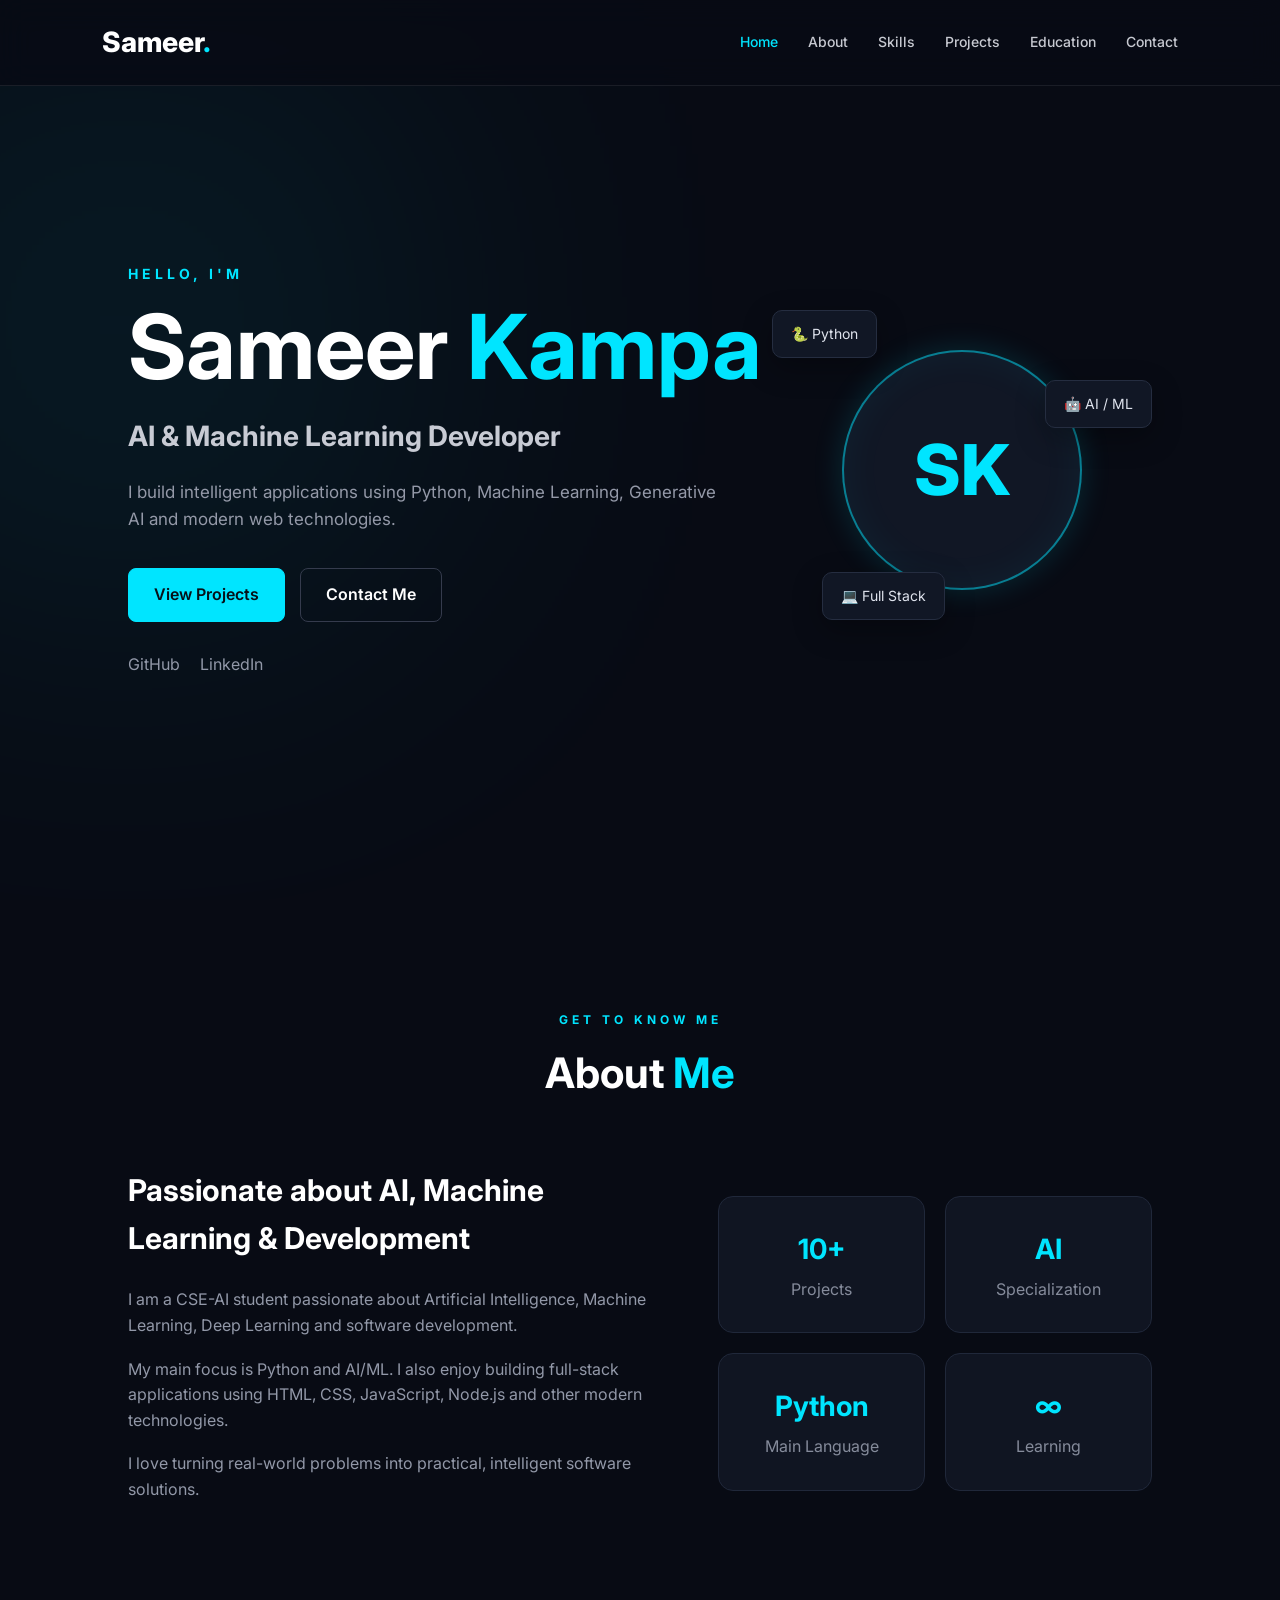
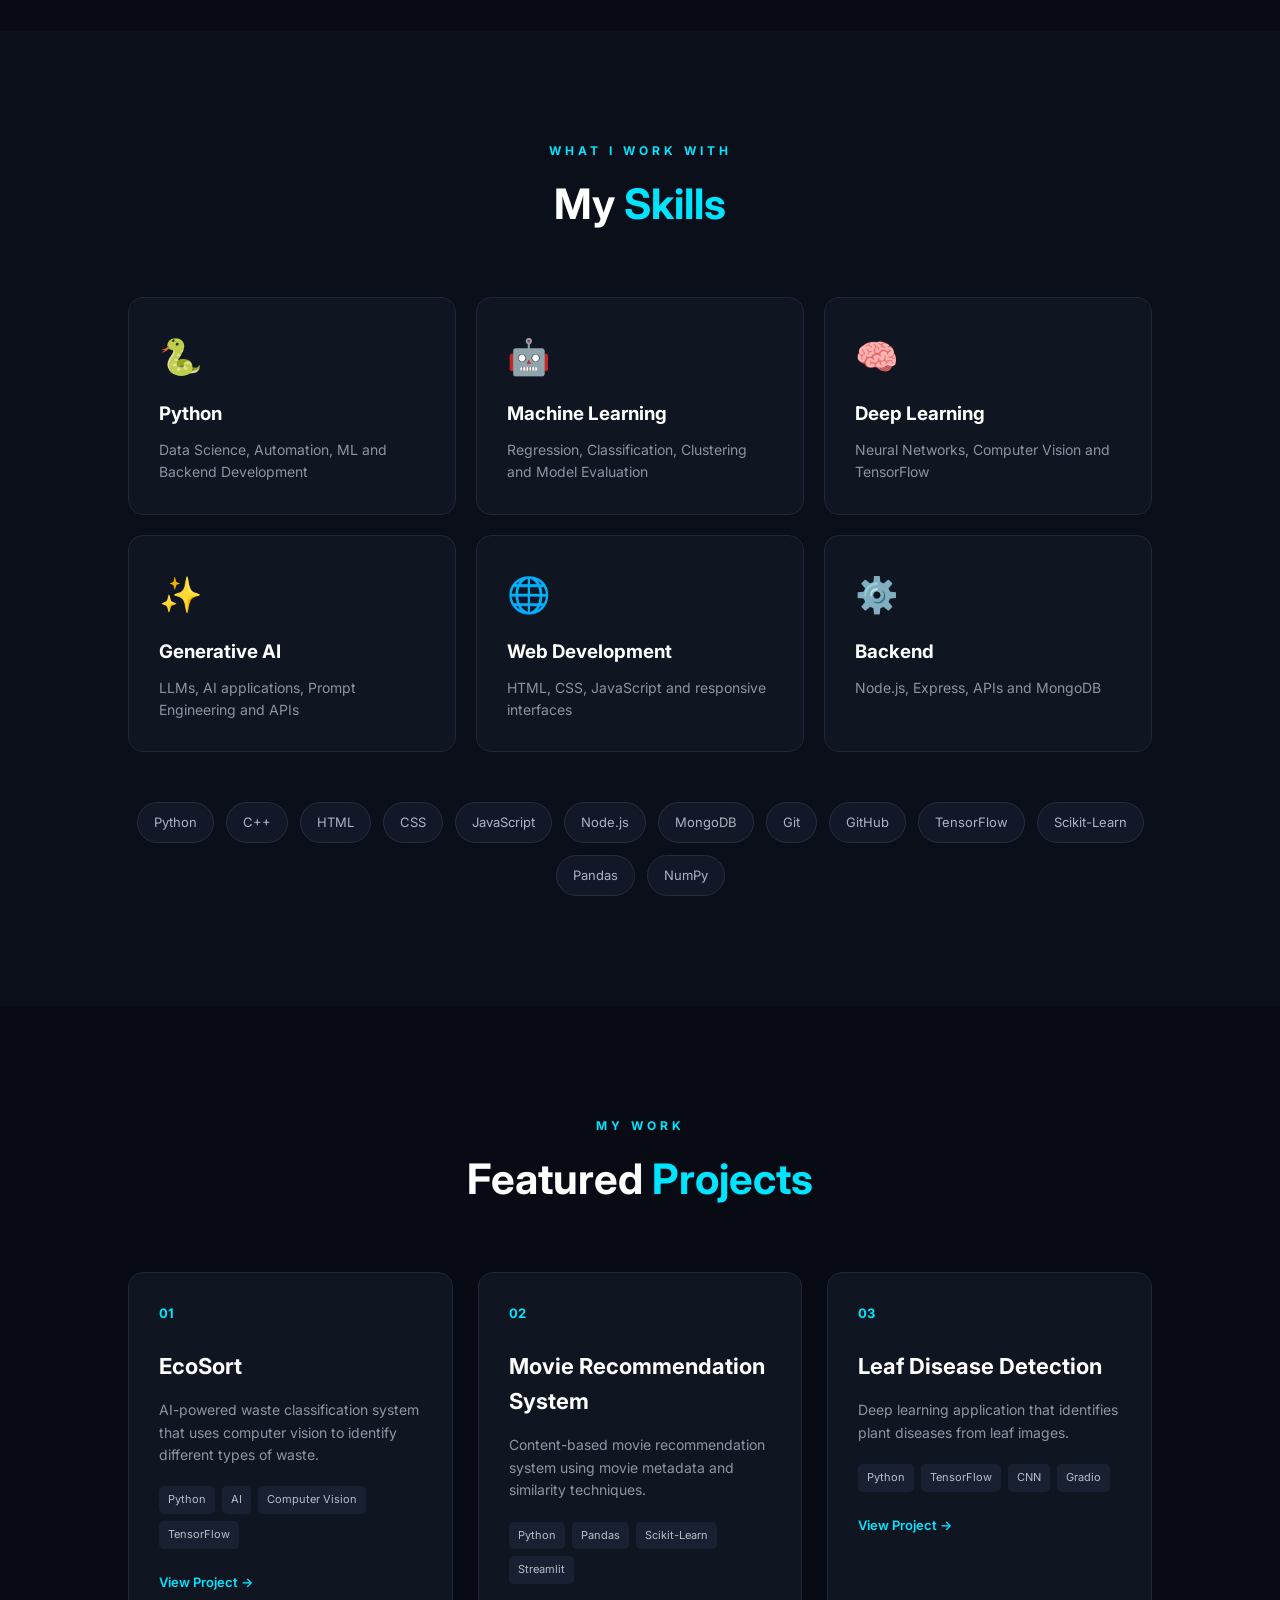
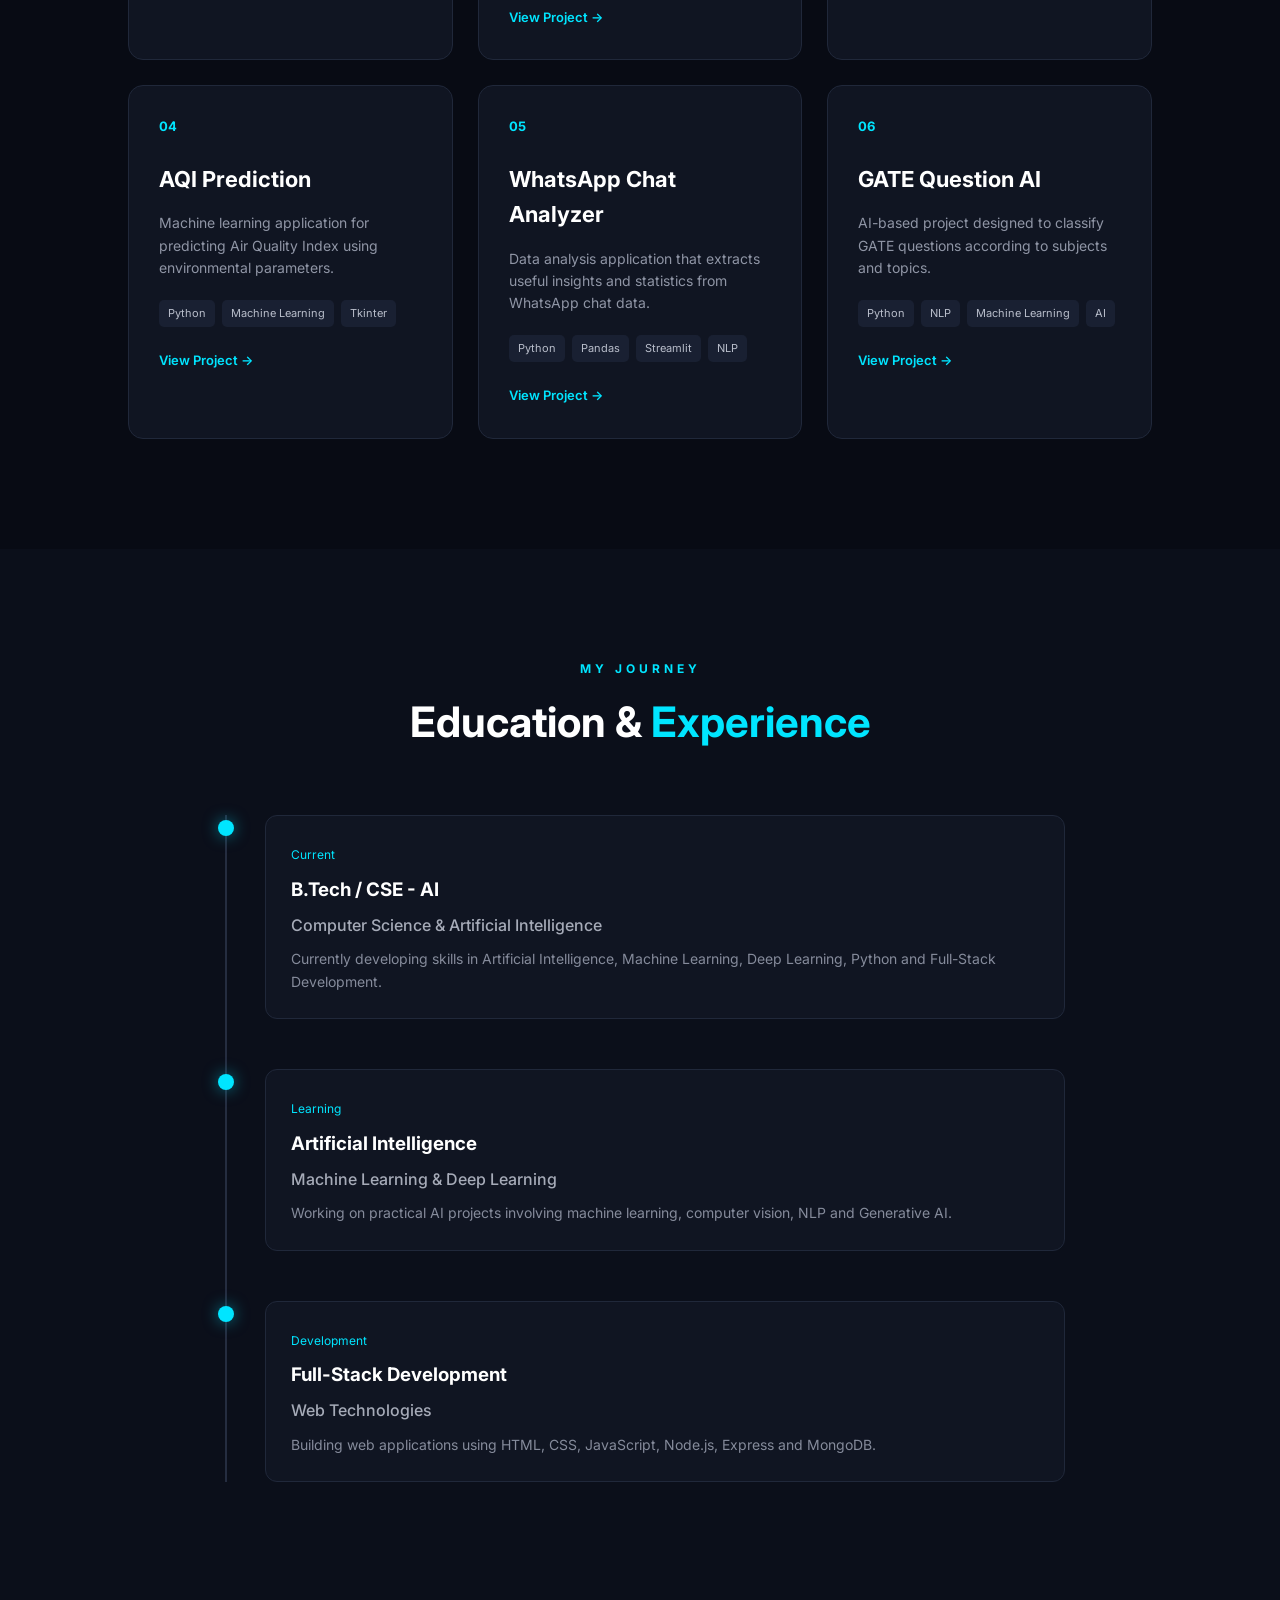
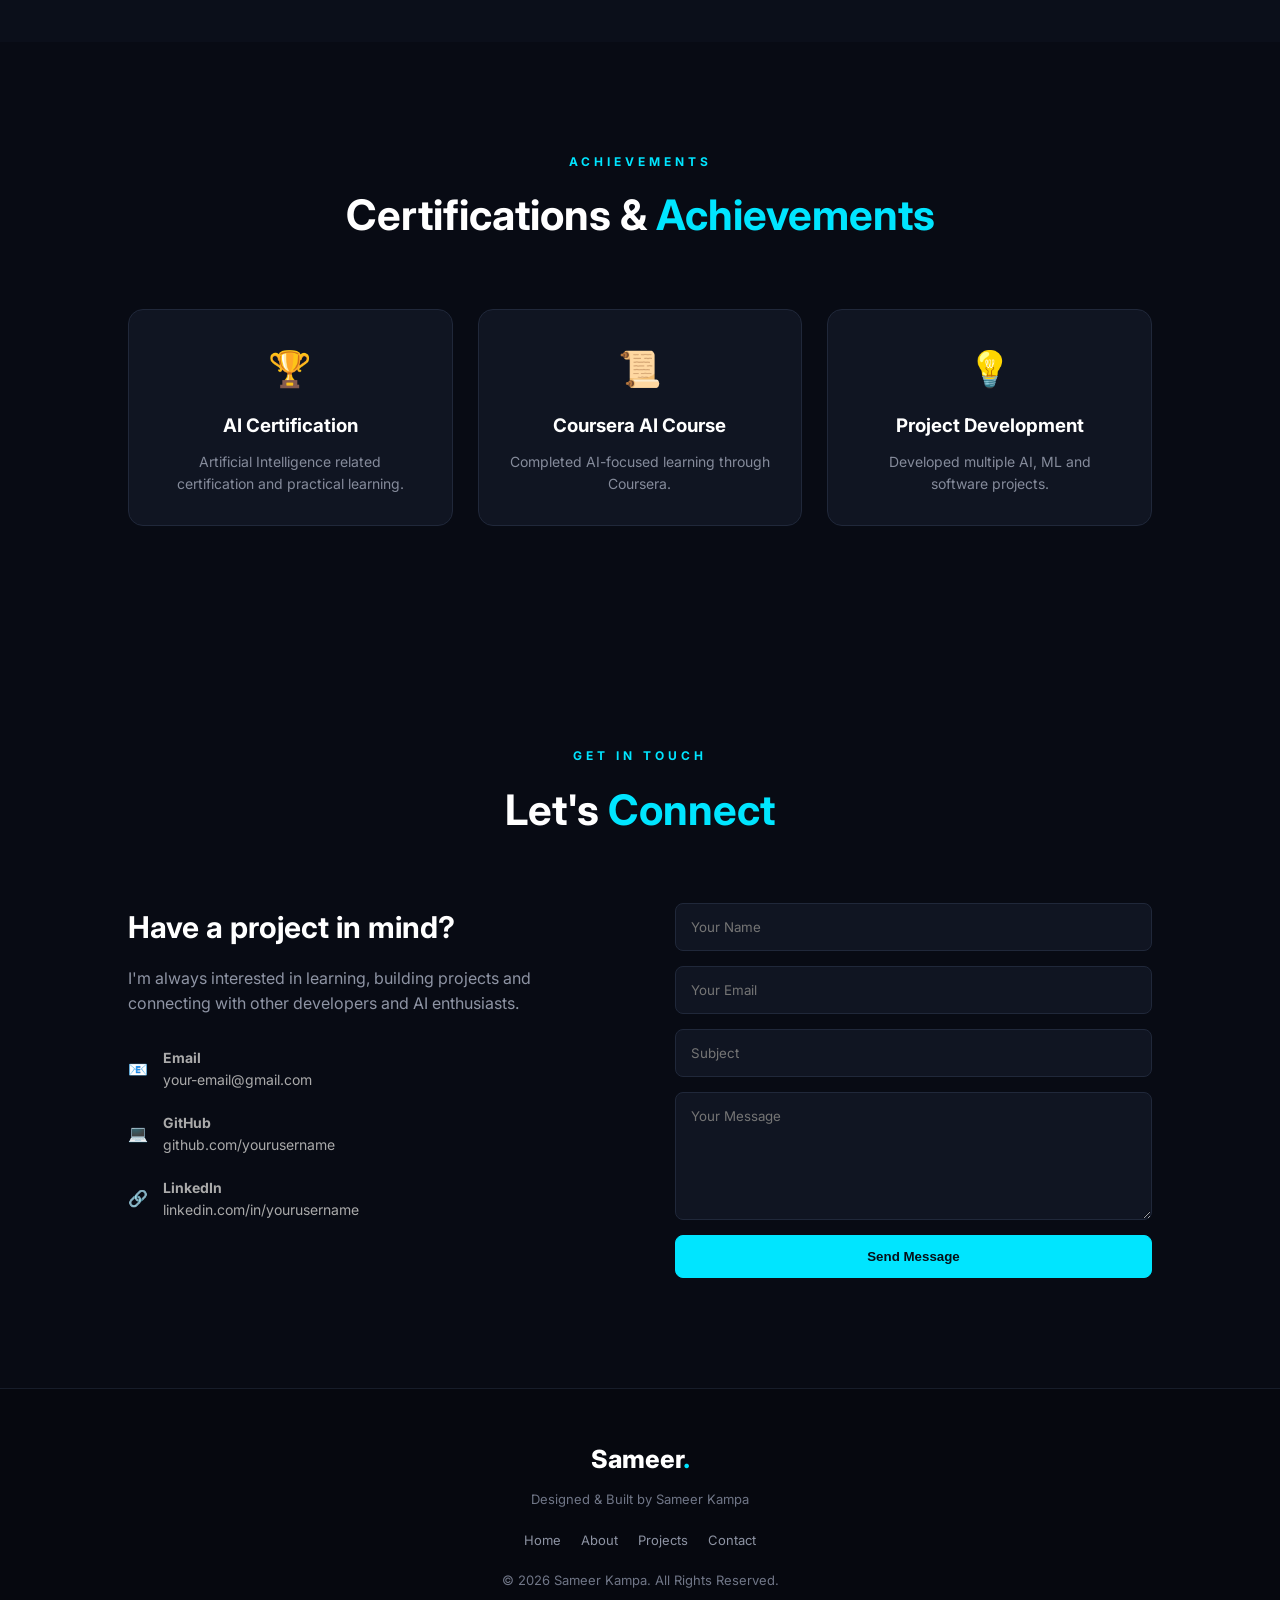
<file: index.html>
<!DOCTYPE html>
<html lang="en">
<head>
    <meta charset="UTF-8">
    <meta name="viewport" content="width=device-width, initial-scale=1.0">

    <title>Sameer Kampa | AI & ML Developer</title>

    <!-- Google Font -->
    <link rel="preconnect" href="https://fonts.googleapis.com">
    <link rel="preconnect" href="https://fonts.gstatic.com" crossorigin>

    <link href="https://fonts.googleapis.com/css2?family=Inter:wght@400;500;600;700;800&display=swap"
          rel="stylesheet">

    <!-- CSS -->
    <link rel="stylesheet" href="style.css">
</head>

<body>

<!-- ================= NAVBAR ================= -->

<header class="navbar">

    <div class="logo">
        Sameer<span>.</span>
    </div>

    <nav id="nav-menu">
        <a href="#home">Home</a>
        <a href="#about">About</a>
        <a href="#skills">Skills</a>
        <a href="#projects">Projects</a>
        <a href="#education">Education</a>
        <a href="#contact">Contact</a>
    </nav>

    <button class="menu-btn" id="menu-btn">
        ☰
    </button>

</header>


<!-- ================= HOME ================= -->

<section id="home" class="hero">

    <div class="hero-content">

        <p class="hello">HELLO, I'M</p>

        <h1>
            Sameer <span>Kampa</span>
        </h1>

        <h2>
            AI & Machine Learning Developer
        </h2>

        <p class="hero-text">
            I build intelligent applications using Python,
            Machine Learning, Generative AI and modern web technologies.
        </p>

        <div class="hero-buttons">

            <a href="#projects" class="btn primary-btn">
                View Projects
            </a>

            <a href="#contact" class="btn secondary-btn">
                Contact Me
            </a>

        </div>

        <div class="social-links">

            <a href="#" target="_blank">GitHub</a>

            <a href="#" target="_blank">LinkedIn</a>

        </div>

    </div>


    <div class="hero-card">

        <div class="profile-circle">
            SK
        </div>

        <div class="floating-card card-one">
            🐍 Python
        </div>

        <div class="floating-card card-two">
            🤖 AI / ML
        </div>

        <div class="floating-card card-three">
            💻 Full Stack
        </div>

    </div>

</section>


<!-- ================= ABOUT ================= -->

<section id="about" class="section">

    <div class="section-title">

        <p>GET TO KNOW ME</p>

        <h2>About <span>Me</span></h2>

    </div>

    <div class="about-container">

        <div class="about-text">

            <h3>
                Passionate about AI, Machine Learning & Development
            </h3>

            <p>
                I am a CSE-AI student passionate about Artificial Intelligence,
                Machine Learning, Deep Learning and software development.
            </p>

            <p>
                My main focus is Python and AI/ML. I also enjoy building
                full-stack applications using HTML, CSS, JavaScript,
                Node.js and other modern technologies.
            </p>

            <p>
                I love turning real-world problems into practical,
                intelligent software solutions.
            </p>

        </div>


        <div class="about-stats">

            <div class="stat-card">
                <h3>10+</h3>
                <p>Projects</p>
            </div>

            <div class="stat-card">
                <h3>AI</h3>
                <p>Specialization</p>
            </div>

            <div class="stat-card">
                <h3>Python</h3>
                <p>Main Language</p>
            </div>

            <div class="stat-card">
                <h3>∞</h3>
                <p>Learning</p>
            </div>

        </div>

    </div>

</section>


<!-- ================= SKILLS ================= -->

<section id="skills" class="section skills-section">

    <div class="section-title">

        <p>WHAT I WORK WITH</p>

        <h2>My <span>Skills</span></h2>

    </div>


    <div class="skills-container">

        <div class="skill-card">

            <div class="skill-icon">🐍</div>

            <h3>Python</h3>

            <p>
                Data Science, Automation, ML and Backend Development
            </p>

        </div>


        <div class="skill-card">

            <div class="skill-icon">🤖</div>

            <h3>Machine Learning</h3>

            <p>
                Regression, Classification, Clustering and Model Evaluation
            </p>

        </div>


        <div class="skill-card">

            <div class="skill-icon">🧠</div>

            <h3>Deep Learning</h3>

            <p>
                Neural Networks, Computer Vision and TensorFlow
            </p>

        </div>


        <div class="skill-card">

            <div class="skill-icon">✨</div>

            <h3>Generative AI</h3>

            <p>
                LLMs, AI applications, Prompt Engineering and APIs
            </p>

        </div>


        <div class="skill-card">

            <div class="skill-icon">🌐</div>

            <h3>Web Development</h3>

            <p>
                HTML, CSS, JavaScript and responsive interfaces
            </p>

        </div>


        <div class="skill-card">

            <div class="skill-icon">⚙️</div>

            <h3>Backend</h3>

            <p>
                Node.js, Express, APIs and MongoDB
            </p>

        </div>

    </div>


    <div class="technology-list">

        <span>Python</span>
        <span>C++</span>
        <span>HTML</span>
        <span>CSS</span>
        <span>JavaScript</span>
        <span>Node.js</span>
        <span>MongoDB</span>
        <span>Git</span>
        <span>GitHub</span>
        <span>TensorFlow</span>
        <span>Scikit-Learn</span>
        <span>Pandas</span>
        <span>NumPy</span>

    </div>

</section>


<!-- ================= PROJECTS ================= -->

<section id="projects" class="section">

    <div class="section-title">

        <p>MY WORK</p>

        <h2>Featured <span>Projects</span></h2>

    </div>


    <div class="projects-container">


        <!-- Project 1 -->

        <div class="project-card">

            <div class="project-number">
                01
            </div>

            <h3>EcoSort</h3>

            <p>
                AI-powered waste classification system that uses
                computer vision to identify different types of waste.
            </p>

            <div class="project-tech">
                <span>Python</span>
                <span>AI</span>
                <span>Computer Vision</span>
                <span>TensorFlow</span>
            </div>

            <a href="#" class="project-link">
                View Project →
            </a>

        </div>


        <!-- Project 2 -->

        <div class="project-card">

            <div class="project-number">
                02
            </div>

            <h3>Movie Recommendation System</h3>

            <p>
                Content-based movie recommendation system using
                movie metadata and similarity techniques.
            </p>

            <div class="project-tech">
                <span>Python</span>
                <span>Pandas</span>
                <span>Scikit-Learn</span>
                <span>Streamlit</span>
            </div>

            <a href="#" class="project-link">
                View Project →
            </a>

        </div>


        <!-- Project 3 -->

        <div class="project-card">

            <div class="project-number">
                03
            </div>

            <h3>Leaf Disease Detection</h3>

            <p>
                Deep learning application that identifies plant
                diseases from leaf images.
            </p>

            <div class="project-tech">
                <span>Python</span>
                <span>TensorFlow</span>
                <span>CNN</span>
                <span>Gradio</span>
            </div>

            <a href="#" class="project-link">
                View Project →
            </a>

        </div>


        <!-- Project 4 -->

        <div class="project-card">

            <div class="project-number">
                04
            </div>

            <h3>AQI Prediction</h3>

            <p>
                Machine learning application for predicting Air Quality
                Index using environmental parameters.
            </p>

            <div class="project-tech">
                <span>Python</span>
                <span>Machine Learning</span>
                <span>Tkinter</span>
            </div>

            <a href="#" class="project-link">
                View Project →
            </a>

        </div>


        <!-- Project 5 -->

        <div class="project-card">

            <div class="project-number">
                05
            </div>

            <h3>WhatsApp Chat Analyzer</h3>

            <p>
                Data analysis application that extracts useful insights
                and statistics from WhatsApp chat data.
            </p>

            <div class="project-tech">
                <span>Python</span>
                <span>Pandas</span>
                <span>Streamlit</span>
                <span>NLP</span>
            </div>

            <a href="#" class="project-link">
                View Project →
            </a>

        </div>


        <!-- Project 6 -->

        <div class="project-card">

            <div class="project-number">
                06
            </div>

            <h3>GATE Question AI</h3>

            <p>
                AI-based project designed to classify GATE questions
                according to subjects and topics.
            </p>

            <div class="project-tech">
                <span>Python</span>
                <span>NLP</span>
                <span>Machine Learning</span>
                <span>AI</span>
            </div>

            <a href="#" class="project-link">
                View Project →
            </a>

        </div>

    </div>

</section>


<!-- ================= EDUCATION ================= -->

<section id="education" class="section education-section">

    <div class="section-title">

        <p>MY JOURNEY</p>

        <h2>Education & <span>Experience</span></h2>

    </div>


    <div class="timeline">

        <div class="timeline-item">

            <div class="timeline-dot"></div>

            <div class="timeline-content">

                <span>Current</span>

                <h3>B.Tech / CSE - AI</h3>

                <h4>Computer Science & Artificial Intelligence</h4>

                <p>
                    Currently developing skills in Artificial Intelligence,
                    Machine Learning, Deep Learning, Python and Full-Stack
                    Development.
                </p>

            </div>

        </div>


        <div class="timeline-item">

            <div class="timeline-dot"></div>

            <div class="timeline-content">

                <span>Learning</span>

                <h3>Artificial Intelligence</h3>

                <h4>Machine Learning & Deep Learning</h4>

                <p>
                    Working on practical AI projects involving machine
                    learning, computer vision, NLP and Generative AI.
                </p>

            </div>

        </div>


        <div class="timeline-item">

            <div class="timeline-dot"></div>

            <div class="timeline-content">

                <span>Development</span>

                <h3>Full-Stack Development</h3>

                <h4>Web Technologies</h4>

                <p>
                    Building web applications using HTML, CSS,
                    JavaScript, Node.js, Express and MongoDB.
                </p>

            </div>

        </div>

    </div>

</section>


<!-- ================= CERTIFICATIONS ================= -->

<section class="section certifications">

    <div class="section-title">

        <p>ACHIEVEMENTS</p>

        <h2>Certifications & <span>Achievements</span></h2>

    </div>


    <div class="cert-container">

        <div class="cert-card">

            <div class="cert-icon">🏆</div>

            <h3>AI Certification</h3>

            <p>
                Artificial Intelligence related certification
                and practical learning.
            </p>

        </div>


        <div class="cert-card">

            <div class="cert-icon">📜</div>

            <h3>Coursera AI Course</h3>

            <p>
                Completed AI-focused learning through Coursera.
            </p>

        </div>


        <div class="cert-card">

            <div class="cert-icon">💡</div>

            <h3>Project Development</h3>

            <p>
                Developed multiple AI, ML and software projects.
            </p>

        </div>

    </div>

</section>


<!-- ================= CONTACT ================= -->

<section id="contact" class="section contact-section">

    <div class="section-title">

        <p>GET IN TOUCH</p>

        <h2>Let's <span>Connect</span></h2>

    </div>


    <div class="contact-container">

        <div class="contact-info">

            <h3>Have a project in mind?</h3>

            <p>
                I'm always interested in learning, building projects
                and connecting with other developers and AI enthusiasts.
            </p>

            <div class="contact-item">
                📧
                <span>
                    <strong>Email</strong>
                    <br>
                    your-email@gmail.com
                </span>
            </div>

            <div class="contact-item">
                💻
                <span>
                    <strong>GitHub</strong>
                    <br>
                    github.com/yourusername
                </span>
            </div>

            <div class="contact-item">
                🔗
                <span>
                    <strong>LinkedIn</strong>
                    <br>
                    linkedin.com/in/yourusername
                </span>
            </div>

        </div>


        <form class="contact-form" id="contact-form">

            <input
                    type="text"
                    placeholder="Your Name"
                    required
            >

            <input
                    type="email"
                    placeholder="Your Email"
                    required
            >

            <input
                    type="text"
                    placeholder="Subject"
                    required
            >

            <textarea
                    placeholder="Your Message"
                    rows="6"
                    required
            ></textarea>

            <button type="submit" class="btn primary-btn">
                Send Message
            </button>

        </form>

    </div>

</section>


<!-- ================= FOOTER ================= -->

<footer>

    <div class="footer-logo">
        Sameer<span>.</span>
    </div>

    <p>
        Designed & Built by Sameer Kampa
    </p>

    <div class="footer-links">

        <a href="#home">Home</a>
        <a href="#about">About</a>
        <a href="#projects">Projects</a>
        <a href="#contact">Contact</a>

    </div>

    <p class="copyright">
        © 2026 Sameer Kampa. All Rights Reserved.
    </p>

</footer>


<!-- JavaScript -->
<script src="prot.js"></script>

</body>

</html>
</file>
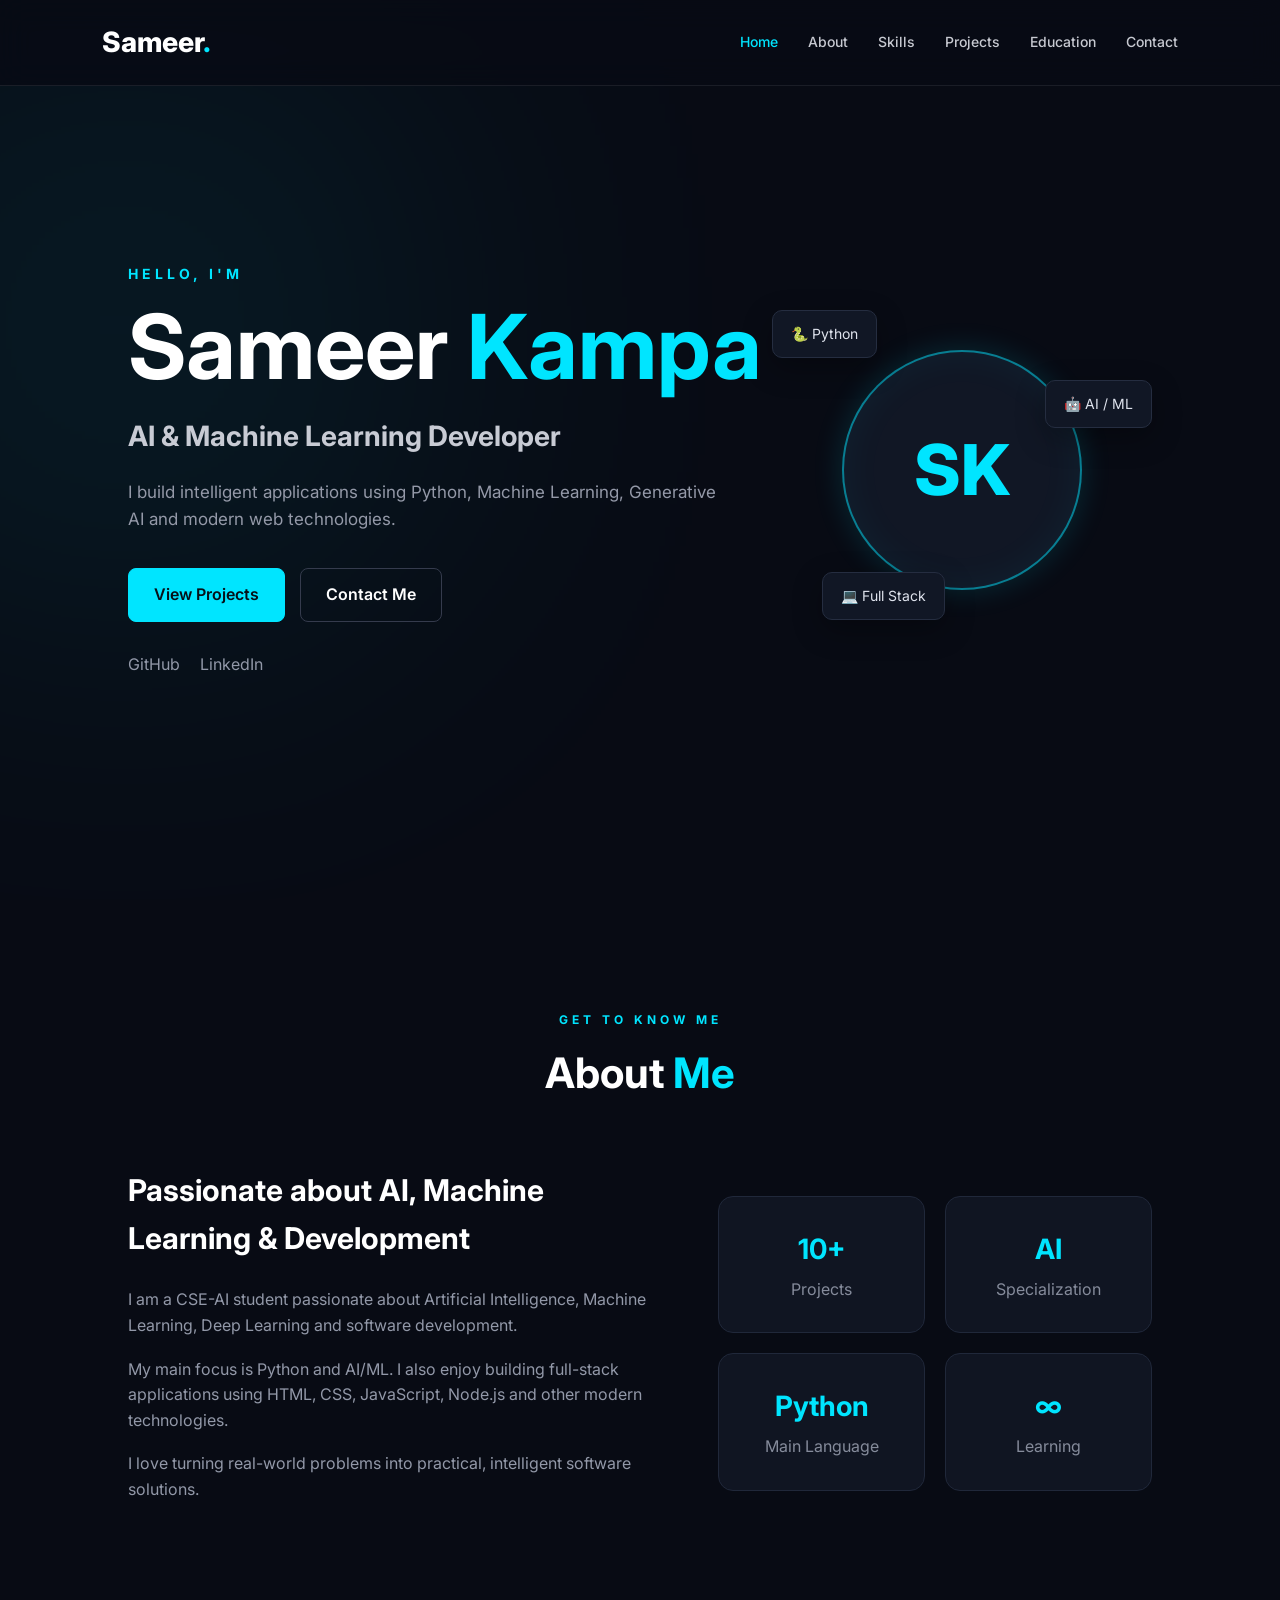
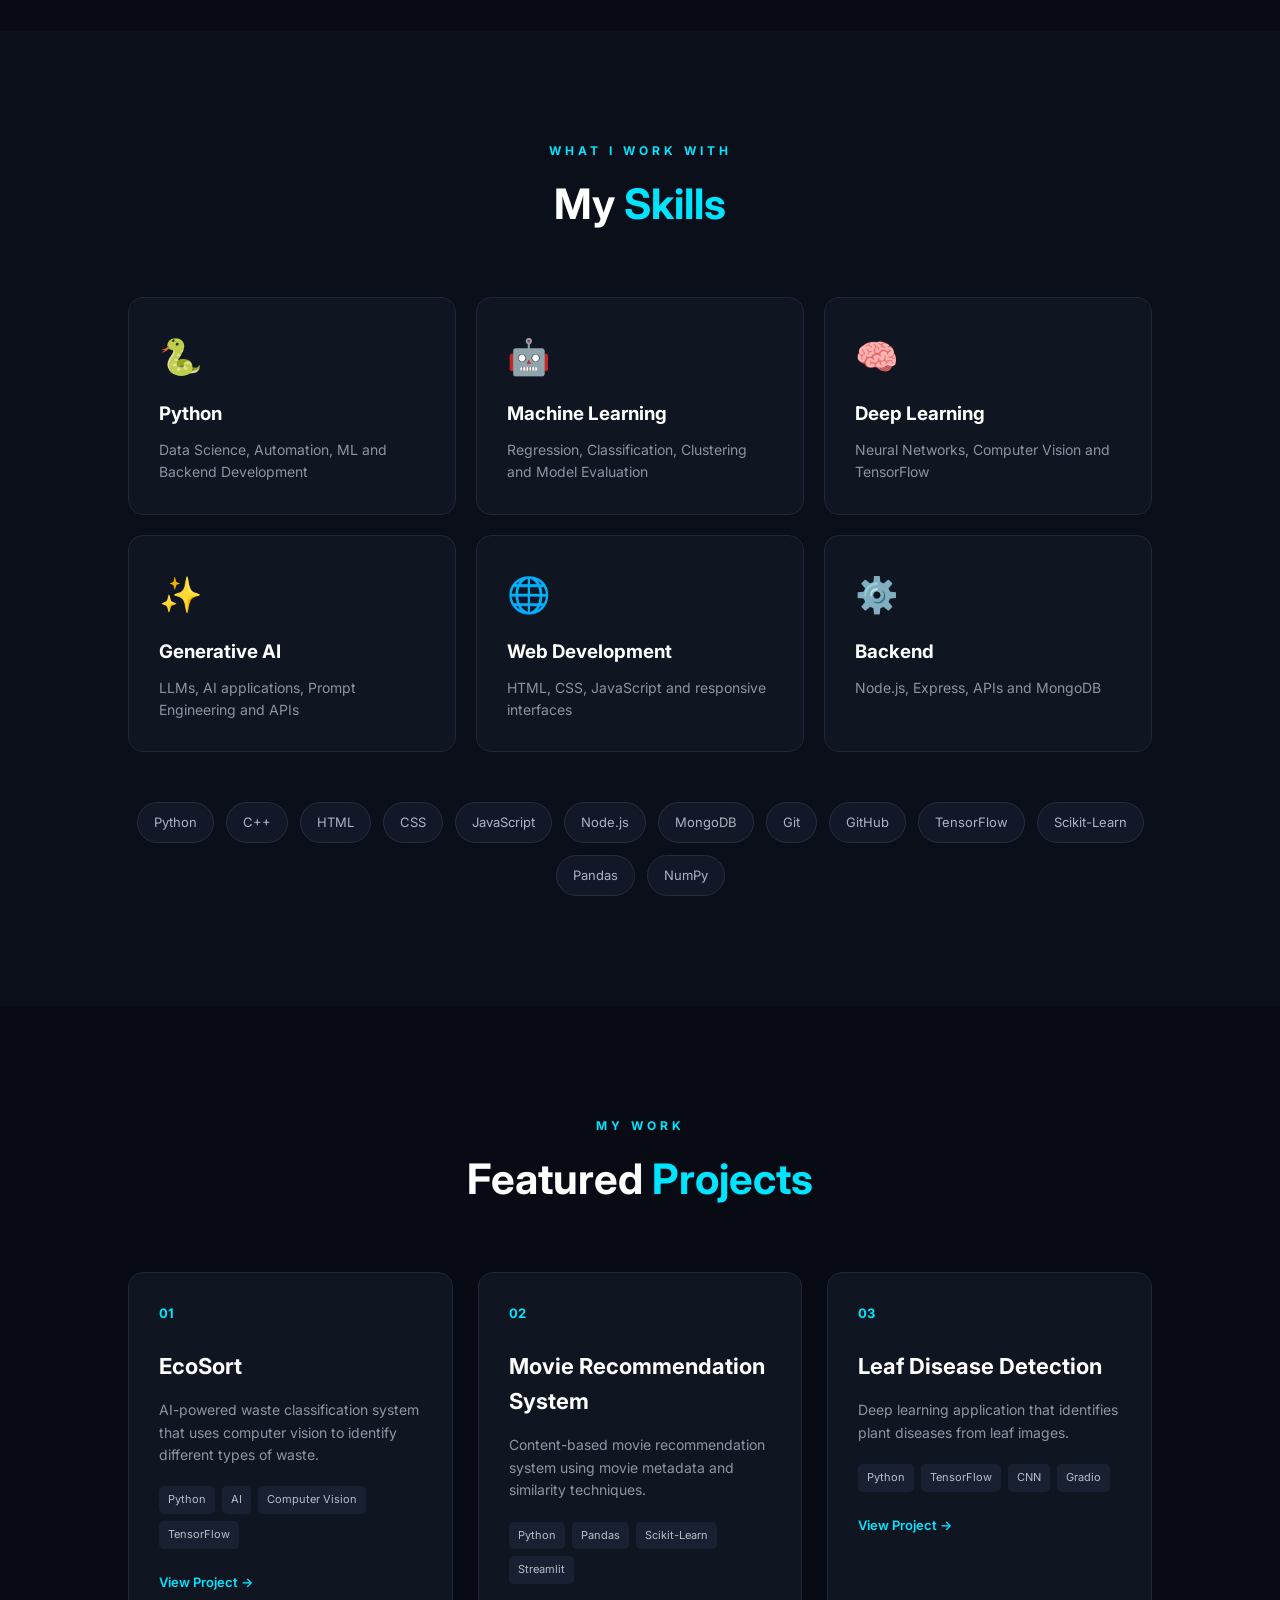
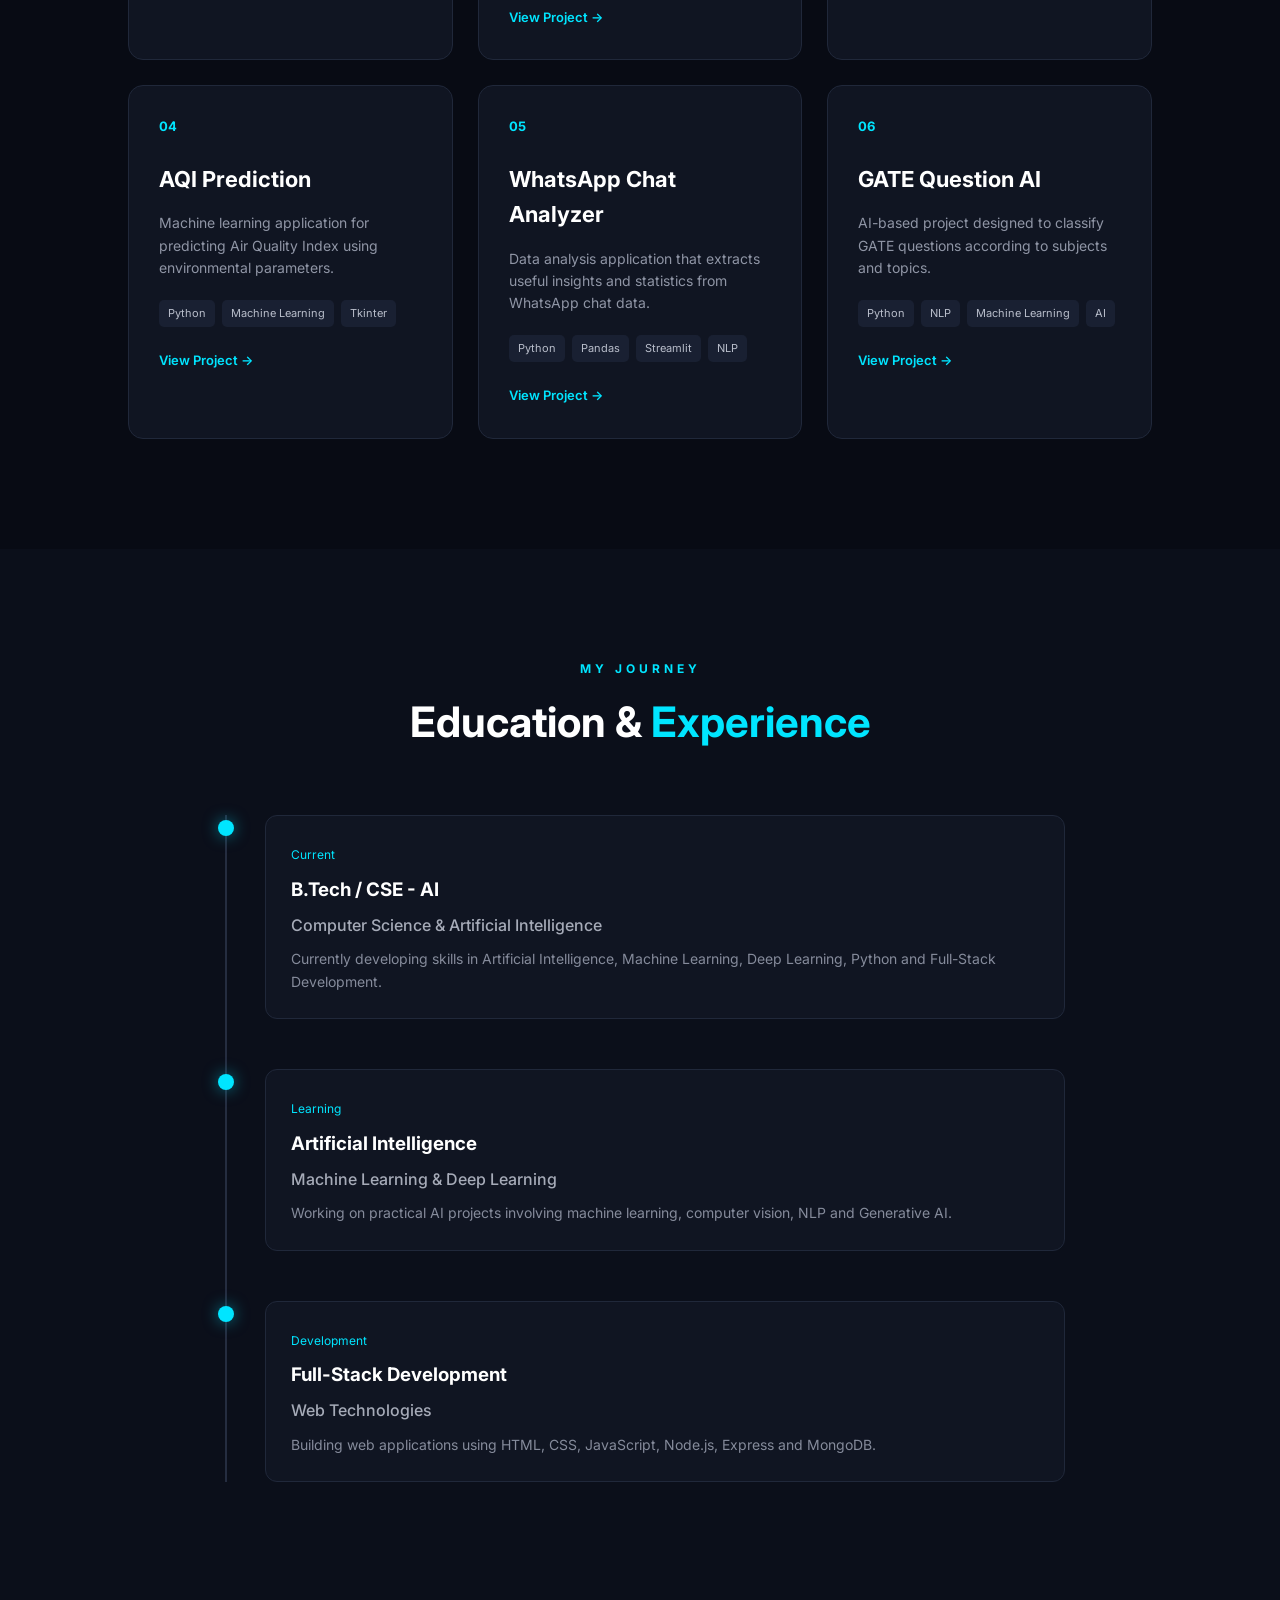
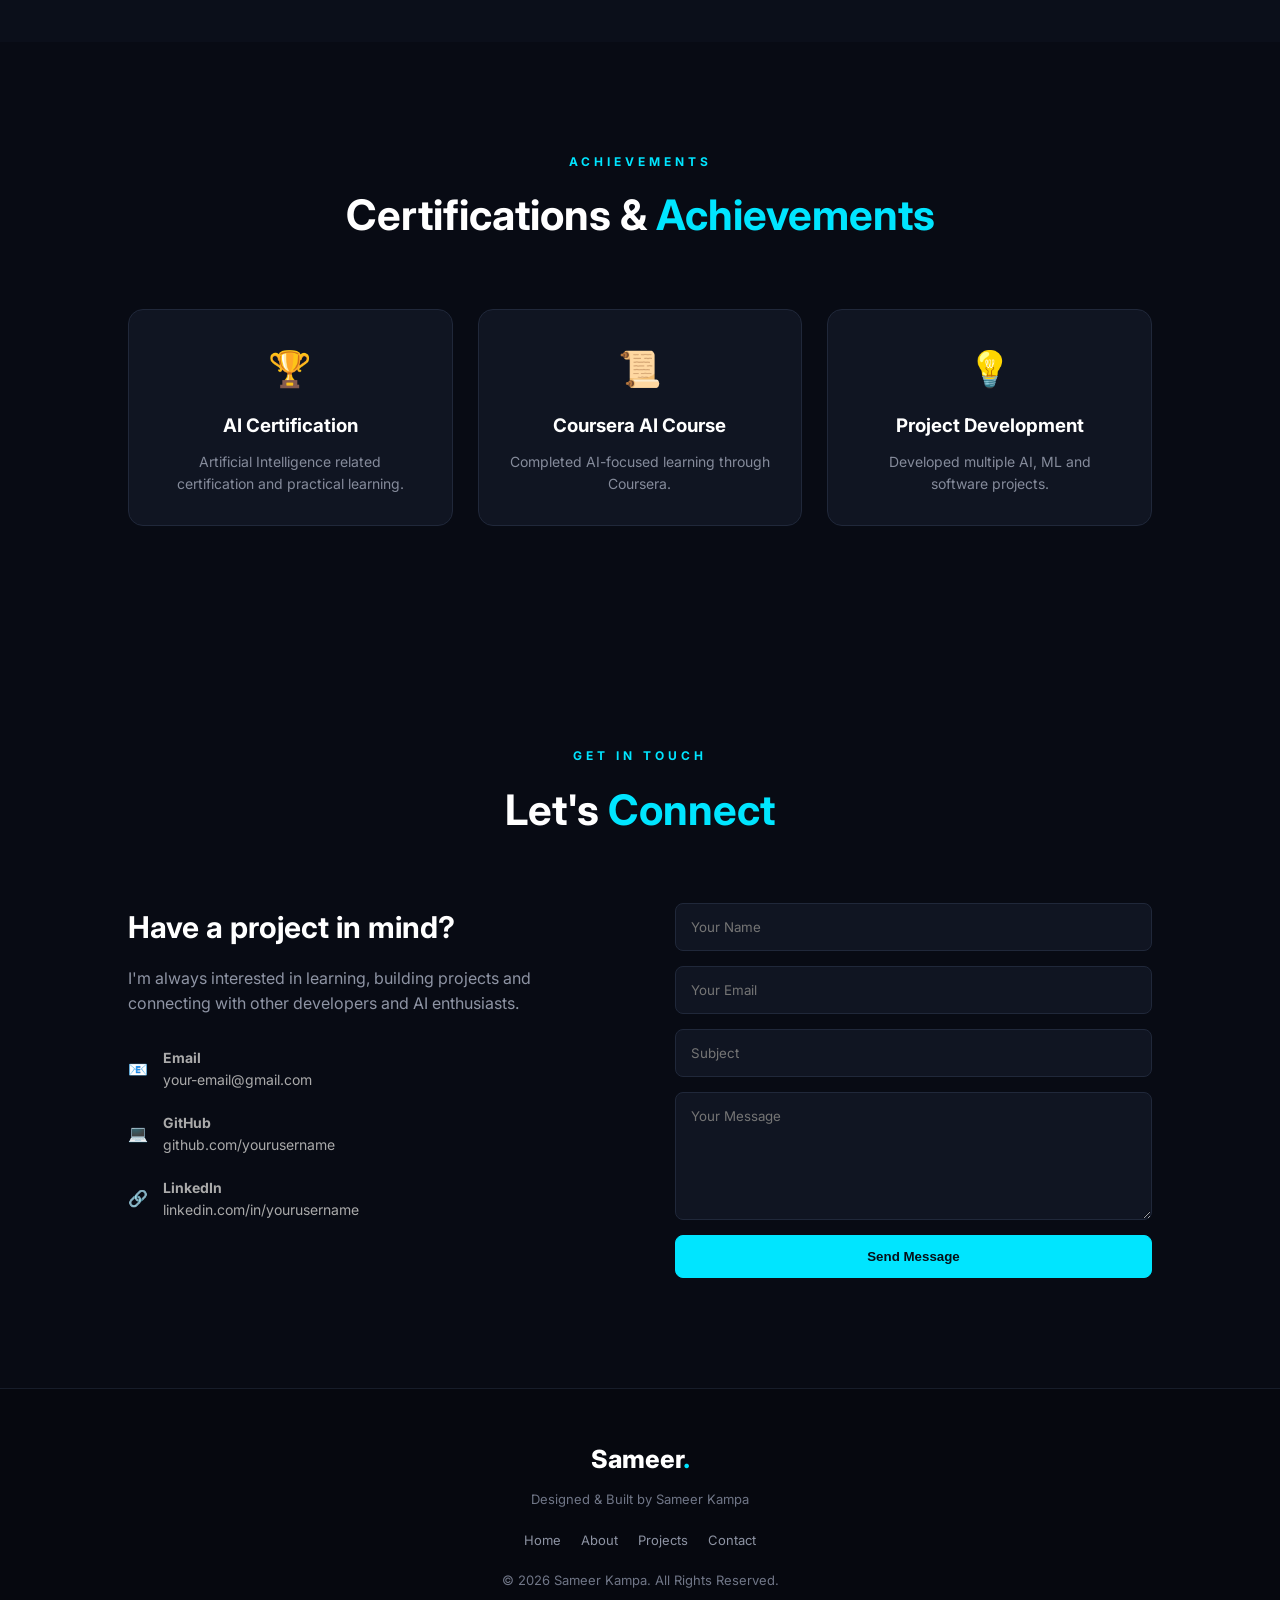
<file: prot.html>
<!DOCTYPE html>
<html lang="en">
<head>
    <meta charset="UTF-8">
    <meta name="viewport" content="width=device-width, initial-scale=1.0">

    <title>Sameer Kampa | AI & ML Developer</title>

    <!-- Google Font -->
    <link rel="preconnect" href="https://fonts.googleapis.com">
    <link rel="preconnect" href="https://fonts.gstatic.com" crossorigin>

    <link href="https://fonts.googleapis.com/css2?family=Inter:wght@400;500;600;700;800&display=swap"
          rel="stylesheet">

    <!-- CSS -->
    <link rel="stylesheet" href="prot.css">
</head>

<body>

<!-- ================= NAVBAR ================= -->

<header class="navbar">

    <div class="logo">
        Sameer<span>.</span>
    </div>

    <nav id="nav-menu">
        <a href="#home">Home</a>
        <a href="#about">About</a>
        <a href="#skills">Skills</a>
        <a href="#projects">Projects</a>
        <a href="#education">Education</a>
        <a href="#contact">Contact</a>
    </nav>

    <button class="menu-btn" id="menu-btn">
        ☰
    </button>

</header>


<!-- ================= HOME ================= -->

<section id="home" class="hero">

    <div class="hero-content">

        <p class="hello">HELLO, I'M</p>

        <h1>
            Sameer <span>Kampa</span>
        </h1>

        <h2>
            AI & Machine Learning Developer
        </h2>

        <p class="hero-text">
            I build intelligent applications using Python,
            Machine Learning, Generative AI and modern web technologies.
        </p>

        <div class="hero-buttons">

            <a href="#projects" class="btn primary-btn">
                View Projects
            </a>

            <a href="#contact" class="btn secondary-btn">
                Contact Me
            </a>

        </div>

        <div class="social-links">

            <a href="#" target="_blank">GitHub</a>

            <a href="#" target="_blank">LinkedIn</a>

        </div>

    </div>


    <div class="hero-card">

        <div class="profile-circle">
            SK
        </div>

        <div class="floating-card card-one">
            🐍 Python
        </div>

        <div class="floating-card card-two">
            🤖 AI / ML
        </div>

        <div class="floating-card card-three">
            💻 Full Stack
        </div>

    </div>

</section>


<!-- ================= ABOUT ================= -->

<section id="about" class="section">

    <div class="section-title">

        <p>GET TO KNOW ME</p>

        <h2>About <span>Me</span></h2>

    </div>

    <div class="about-container">

        <div class="about-text">

            <h3>
                Passionate about AI, Machine Learning & Development
            </h3>

            <p>
                I am a CSE-AI student passionate about Artificial Intelligence,
                Machine Learning, Deep Learning and software development.
            </p>

            <p>
                My main focus is Python and AI/ML. I also enjoy building
                full-stack applications using HTML, CSS, JavaScript,
                Node.js and other modern technologies.
            </p>

            <p>
                I love turning real-world problems into practical,
                intelligent software solutions.
            </p>

        </div>


        <div class="about-stats">

            <div class="stat-card">
                <h3>10+</h3>
                <p>Projects</p>
            </div>

            <div class="stat-card">
                <h3>AI</h3>
                <p>Specialization</p>
            </div>

            <div class="stat-card">
                <h3>Python</h3>
                <p>Main Language</p>
            </div>

            <div class="stat-card">
                <h3>∞</h3>
                <p>Learning</p>
            </div>

        </div>

    </div>

</section>


<!-- ================= SKILLS ================= -->

<section id="skills" class="section skills-section">

    <div class="section-title">

        <p>WHAT I WORK WITH</p>

        <h2>My <span>Skills</span></h2>

    </div>


    <div class="skills-container">

        <div class="skill-card">

            <div class="skill-icon">🐍</div>

            <h3>Python</h3>

            <p>
                Data Science, Automation, ML and Backend Development
            </p>

        </div>


        <div class="skill-card">

            <div class="skill-icon">🤖</div>

            <h3>Machine Learning</h3>

            <p>
                Regression, Classification, Clustering and Model Evaluation
            </p>

        </div>


        <div class="skill-card">

            <div class="skill-icon">🧠</div>

            <h3>Deep Learning</h3>

            <p>
                Neural Networks, Computer Vision and TensorFlow
            </p>

        </div>


        <div class="skill-card">

            <div class="skill-icon">✨</div>

            <h3>Generative AI</h3>

            <p>
                LLMs, AI applications, Prompt Engineering and APIs
            </p>

        </div>


        <div class="skill-card">

            <div class="skill-icon">🌐</div>

            <h3>Web Development</h3>

            <p>
                HTML, CSS, JavaScript and responsive interfaces
            </p>

        </div>


        <div class="skill-card">

            <div class="skill-icon">⚙️</div>

            <h3>Backend</h3>

            <p>
                Node.js, Express, APIs and MongoDB
            </p>

        </div>

    </div>


    <div class="technology-list">

        <span>Python</span>
        <span>C++</span>
        <span>HTML</span>
        <span>CSS</span>
        <span>JavaScript</span>
        <span>Node.js</span>
        <span>MongoDB</span>
        <span>Git</span>
        <span>GitHub</span>
        <span>TensorFlow</span>
        <span>Scikit-Learn</span>
        <span>Pandas</span>
        <span>NumPy</span>

    </div>

</section>


<!-- ================= PROJECTS ================= -->

<section id="projects" class="section">

    <div class="section-title">

        <p>MY WORK</p>

        <h2>Featured <span>Projects</span></h2>

    </div>


    <div class="projects-container">


        <!-- Project 1 -->

        <div class="project-card">

            <div class="project-number">
                01
            </div>

            <h3>EcoSort</h3>

            <p>
                AI-powered waste classification system that uses
                computer vision to identify different types of waste.
            </p>

            <div class="project-tech">
                <span>Python</span>
                <span>AI</span>
                <span>Computer Vision</span>
                <span>TensorFlow</span>
            </div>

            <a href="#" class="project-link">
                View Project →
            </a>

        </div>


        <!-- Project 2 -->

        <div class="project-card">

            <div class="project-number">
                02
            </div>

            <h3>Movie Recommendation System</h3>

            <p>
                Content-based movie recommendation system using
                movie metadata and similarity techniques.
            </p>

            <div class="project-tech">
                <span>Python</span>
                <span>Pandas</span>
                <span>Scikit-Learn</span>
                <span>Streamlit</span>
            </div>

            <a href="#" class="project-link">
                View Project →
            </a>

        </div>


        <!-- Project 3 -->

        <div class="project-card">

            <div class="project-number">
                03
            </div>

            <h3>Leaf Disease Detection</h3>

            <p>
                Deep learning application that identifies plant
                diseases from leaf images.
            </p>

            <div class="project-tech">
                <span>Python</span>
                <span>TensorFlow</span>
                <span>CNN</span>
                <span>Gradio</span>
            </div>

            <a href="#" class="project-link">
                View Project →
            </a>

        </div>


        <!-- Project 4 -->

        <div class="project-card">

            <div class="project-number">
                04
            </div>

            <h3>AQI Prediction</h3>

            <p>
                Machine learning application for predicting Air Quality
                Index using environmental parameters.
            </p>

            <div class="project-tech">
                <span>Python</span>
                <span>Machine Learning</span>
                <span>Tkinter</span>
            </div>

            <a href="#" class="project-link">
                View Project →
            </a>

        </div>


        <!-- Project 5 -->

        <div class="project-card">

            <div class="project-number">
                05
            </div>

            <h3>WhatsApp Chat Analyzer</h3>

            <p>
                Data analysis application that extracts useful insights
                and statistics from WhatsApp chat data.
            </p>

            <div class="project-tech">
                <span>Python</span>
                <span>Pandas</span>
                <span>Streamlit</span>
                <span>NLP</span>
            </div>

            <a href="#" class="project-link">
                View Project →
            </a>

        </div>


        <!-- Project 6 -->

        <div class="project-card">

            <div class="project-number">
                06
            </div>

            <h3>GATE Question AI</h3>

            <p>
                AI-based project designed to classify GATE questions
                according to subjects and topics.
            </p>

            <div class="project-tech">
                <span>Python</span>
                <span>NLP</span>
                <span>Machine Learning</span>
                <span>AI</span>
            </div>

            <a href="#" class="project-link">
                View Project →
            </a>

        </div>

    </div>

</section>


<!-- ================= EDUCATION ================= -->

<section id="education" class="section education-section">

    <div class="section-title">

        <p>MY JOURNEY</p>

        <h2>Education & <span>Experience</span></h2>

    </div>


    <div class="timeline">

        <div class="timeline-item">

            <div class="timeline-dot"></div>

            <div class="timeline-content">

                <span>Current</span>

                <h3>B.Tech / CSE - AI</h3>

                <h4>Computer Science & Artificial Intelligence</h4>

                <p>
                    Currently developing skills in Artificial Intelligence,
                    Machine Learning, Deep Learning, Python and Full-Stack
                    Development.
                </p>

            </div>

        </div>


        <div class="timeline-item">

            <div class="timeline-dot"></div>

            <div class="timeline-content">

                <span>Learning</span>

                <h3>Artificial Intelligence</h3>

                <h4>Machine Learning & Deep Learning</h4>

                <p>
                    Working on practical AI projects involving machine
                    learning, computer vision, NLP and Generative AI.
                </p>

            </div>

        </div>


        <div class="timeline-item">

            <div class="timeline-dot"></div>

            <div class="timeline-content">

                <span>Development</span>

                <h3>Full-Stack Development</h3>

                <h4>Web Technologies</h4>

                <p>
                    Building web applications using HTML, CSS,
                    JavaScript, Node.js, Express and MongoDB.
                </p>

            </div>

        </div>

    </div>

</section>


<!-- ================= CERTIFICATIONS ================= -->

<section class="section certifications">

    <div class="section-title">

        <p>ACHIEVEMENTS</p>

        <h2>Certifications & <span>Achievements</span></h2>

    </div>


    <div class="cert-container">

        <div class="cert-card">

            <div class="cert-icon">🏆</div>

            <h3>AI Certification</h3>

            <p>
                Artificial Intelligence related certification
                and practical learning.
            </p>

        </div>


        <div class="cert-card">

            <div class="cert-icon">📜</div>

            <h3>Coursera AI Course</h3>

            <p>
                Completed AI-focused learning through Coursera.
            </p>

        </div>


        <div class="cert-card">

            <div class="cert-icon">💡</div>

            <h3>Project Development</h3>

            <p>
                Developed multiple AI, ML and software projects.
            </p>

        </div>

    </div>

</section>


<!-- ================= CONTACT ================= -->

<section id="contact" class="section contact-section">

    <div class="section-title">

        <p>GET IN TOUCH</p>

        <h2>Let's <span>Connect</span></h2>

    </div>


    <div class="contact-container">

        <div class="contact-info">

            <h3>Have a project in mind?</h3>

            <p>
                I'm always interested in learning, building projects
                and connecting with other developers and AI enthusiasts.
            </p>

            <div class="contact-item">
                📧
                <span>
                    <strong>Email</strong>
                    <br>
                    your-email@gmail.com
                </span>
            </div>

            <div class="contact-item">
                💻
                <span>
                    <strong>GitHub</strong>
                    <br>
                    github.com/yourusername
                </span>
            </div>

            <div class="contact-item">
                🔗
                <span>
                    <strong>LinkedIn</strong>
                    <br>
                    linkedin.com/in/yourusername
                </span>
            </div>

        </div>


        <form class="contact-form" id="contact-form">

            <input
                    type="text"
                    placeholder="Your Name"
                    required
            >

            <input
                    type="email"
                    placeholder="Your Email"
                    required
            >

            <input
                    type="text"
                    placeholder="Subject"
                    required
            >

            <textarea
                    placeholder="Your Message"
                    rows="6"
                    required
            ></textarea>

            <button type="submit" class="btn primary-btn">
                Send Message
            </button>

        </form>

    </div>

</section>


<!-- ================= FOOTER ================= -->

<footer>

    <div class="footer-logo">
        Sameer<span>.</span>
    </div>

    <p>
        Designed & Built by Sameer Kampa
    </p>

    <div class="footer-links">

        <a href="#home">Home</a>
        <a href="#about">About</a>
        <a href="#projects">Projects</a>
        <a href="#contact">Contact</a>

    </div>

    <p class="copyright">
        © 2026 Sameer Kampa. All Rights Reserved.
    </p>

</footer>


<!-- JavaScript -->
<script src="prot.js"></script>

</body>

</html>
</file>
<file: style.css>
* {
    margin: 0;
    padding: 0;
    box-sizing: border-box;
}

html {
    scroll-behavior: smooth;
}

body {
    font-family: "Inter", sans-serif;
    background: #080b14;
    color: #ffffff;
    line-height: 1.6;
}

/* ================= NAVBAR ================= */

.navbar {
    position: fixed;
    top: 0;
    left: 0;

    width: 100%;

    display: flex;
    align-items: center;
    justify-content: space-between;

    padding: 20px 8%;

    background: rgba(8, 11, 20, 0.85);

    backdrop-filter: blur(15px);

    border-bottom: 1px solid rgba(255,255,255,0.08);

    z-index: 1000;
}

.logo {
    font-size: 28px;
    font-weight: 800;
}

.logo span,
.hero h1 span,
.section-title span,
.footer-logo span {
    color: #00e5ff;
}

.navbar nav {
    display: flex;
    gap: 30px;
}

.navbar nav a {
    color: #c7c9d1;
    text-decoration: none;
    font-size: 14px;
    font-weight: 500;

    transition: 0.3s;
}

.navbar nav a:hover {
    color: #00e5ff;
}

.menu-btn {
    display: none;

    background: none;
    border: none;

    color: white;
    font-size: 25px;

    cursor: pointer;
}


/* ================= HERO ================= */

.hero {
    min-height: 100vh;

    display: flex;
    align-items: center;
    justify-content: space-between;

    padding: 120px 10% 80px;

    position: relative;

    overflow: hidden;
}

.hero::before {
    content: "";

    position: absolute;

    width: 450px;
    height: 450px;

    background: #00e5ff;

    filter: blur(180px);

    opacity: 0.12;

    top: 100px;
    left: -100px;
}

.hero-content {
    max-width: 650px;

    position: relative;
    z-index: 2;
}

.hello {
    color: #00e5ff;

    font-size: 14px;
    font-weight: 700;

    letter-spacing: 4px;

    margin-bottom: 15px;
}

.hero h1 {
    font-size: clamp(50px, 7vw, 90px);

    line-height: 1.05;

    margin-bottom: 20px;
}

.hero h2 {
    font-size: 28px;

    color: #c8cbd4;

    margin-bottom: 20px;
}

.hero-text {
    color: #9499a8;

    max-width: 600px;

    font-size: 17px;

    margin-bottom: 35px;
}

.hero-buttons {
    display: flex;

    gap: 15px;

    margin-bottom: 30px;
}

.btn {
    display: inline-block;

    padding: 13px 25px;

    border-radius: 8px;

    text-decoration: none;

    font-weight: 600;

    transition: 0.3s;
}

.primary-btn {
    background: #00e5ff;
    color: #061018;

    border: 1px solid #00e5ff;
}

.primary-btn:hover {
    transform: translateY(-3px);

    box-shadow: 0 10px 30px rgba(0,229,255,0.25);
}

.secondary-btn {
    color: white;

    border: 1px solid #353b4d;
}

.secondary-btn:hover {
    border-color: #00e5ff;
    color: #00e5ff;
}

.social-links {
    display: flex;
    gap: 20px;
}

.social-links a {
    color: #9298a8;
    text-decoration: none;
}

.social-links a:hover {
    color: #00e5ff;
}


/* ================= HERO CARD ================= */

.hero-card {
    width: 380px;
    height: 380px;

    position: relative;

    display: flex;
    align-items: center;
    justify-content: center;
}

.profile-circle {
    width: 240px;
    height: 240px;

    border-radius: 50%;

    display: flex;
    align-items: center;
    justify-content: center;

    font-size: 70px;
    font-weight: 800;

    color: #00e5ff;

    background: #111725;

    border: 2px solid rgba(0,229,255,0.5);

    box-shadow:
        0 0 30px rgba(0,229,255,0.15),
        inset 0 0 40px rgba(0,229,255,0.05);
}

.floating-card {
    position: absolute;

    padding: 12px 18px;

    background: #111725;

    border: 1px solid #252d40;

    border-radius: 10px;

    color: #dfe3ed;

    font-size: 14px;

    box-shadow: 0 10px 30px rgba(0,0,0,0.3);
}

.card-one {
    top: 30px;
    left: 0;
}

.card-two {
    right: 0;
    top: 100px;
}

.card-three {
    bottom: 40px;
    left: 50px;
}


/* ================= SECTION ================= */

.section {
    padding: 110px 10%;
}

.section-title {
    text-align: center;

    margin-bottom: 60px;
}

.section-title p {
    color: #00e5ff;

    font-size: 12px;

    letter-spacing: 4px;

    font-weight: 700;

    margin-bottom: 10px;
}

.section-title h2 {
    font-size: 42px;
}


/* ================= ABOUT ================= */

.about-container {
    display: grid;

    grid-template-columns: 1.2fr 1fr;

    gap: 70px;

    align-items: center;
}

.about-text h3 {
    font-size: 30px;

    margin-bottom: 25px;
}

.about-text p {
    color: #9298a8;

    margin-bottom: 18px;

    font-size: 16px;
}

.about-stats {
    display: grid;

    grid-template-columns: repeat(2,1fr);

    gap: 20px;
}

.stat-card {
    padding: 30px;

    background: #101522;

    border: 1px solid #20283a;

    border-radius: 15px;

    text-align: center;

    transition: 0.3s;
}

.stat-card:hover {
    transform: translateY(-5px);

    border-color: #00e5ff;
}

.stat-card h3 {
    color: #00e5ff;

    font-size: 28px;

    margin-bottom: 5px;
}

.stat-card p {
    color: #858b9b;
}


/* ================= SKILLS ================= */

.skills-section {
    background: #0b0f1a;
}

.skills-container {
    display: grid;

    grid-template-columns: repeat(3,1fr);

    gap: 20px;
}

.skill-card {
    padding: 30px;

    background: #101522;

    border: 1px solid #20283a;

    border-radius: 15px;

    transition: 0.3s;
}

.skill-card:hover {
    transform: translateY(-8px);

    border-color: #00e5ff;

    box-shadow: 0 15px 40px rgba(0,0,0,0.25);
}

.skill-icon {
    font-size: 35px;

    margin-bottom: 15px;
}

.skill-card h3 {
    margin-bottom: 10px;
}

.skill-card p {
    color: #8d93a3;

    font-size: 14px;
}

.technology-list {
    margin-top: 50px;

    display: flex;

    flex-wrap: wrap;

    justify-content: center;

    gap: 12px;
}

.technology-list span {
    padding: 9px 16px;

    background: #121827;

    border: 1px solid #252d40;

    border-radius: 30px;

    color: #aeb3c0;

    font-size: 13px;
}


/* ================= PROJECTS ================= */

.projects-container {
    display: grid;

    grid-template-columns: repeat(3,1fr);

    gap: 25px;
}

.project-card {
    position: relative;

    padding: 30px;

    min-height: 310px;

    background: #101522;

    border: 1px solid #20283a;

    border-radius: 15px;

    transition: 0.3s;

    overflow: hidden;
}

.project-card:hover {
    transform: translateY(-8px);

    border-color: #00e5ff;
}

.project-number {
    color: #00e5ff;

    font-size: 13px;

    font-weight: 700;

    margin-bottom: 25px;
}

.project-card h3 {
    font-size: 22px;

    margin-bottom: 15px;
}

.project-card p {
    color: #8f95a5;

    font-size: 14px;

    margin-bottom: 20px;
}

.project-tech {
    display: flex;

    flex-wrap: wrap;

    gap: 7px;

    margin-bottom: 20px;
}

.project-tech span {
    font-size: 11px;

    padding: 5px 9px;

    border-radius: 5px;

    background: #192032;

    color: #b8bdca;
}

.project-link {
    color: #00e5ff;

    text-decoration: none;

    font-size: 13px;

    font-weight: 600;
}


/* ================= EDUCATION ================= */

.education-section {
    background: #0b0f1a;
}

.timeline {
    max-width: 850px;

    margin: auto;

    position: relative;
}

.timeline::before {
    content: "";

    position: absolute;

    left: 10px;

    top: 0;

    width: 2px;

    height: 100%;

    background: #252d40;
}

.timeline-item {
    position: relative;

    padding-left: 50px;

    margin-bottom: 50px;
}

.timeline-dot {
    position: absolute;

    left: 3px;
    top: 5px;

    width: 16px;
    height: 16px;

    border-radius: 50%;

    background: #00e5ff;

    box-shadow: 0 0 15px rgba(0,229,255,0.5);
}

.timeline-content {
    padding: 25px;

    background: #101522;

    border: 1px solid #20283a;

    border-radius: 12px;
}

.timeline-content span {
    color: #00e5ff;

    font-size: 12px;
}

.timeline-content h3 {
    margin: 8px 0;
}

.timeline-content h4 {
    color: #a6abb8;

    font-weight: 500;

    margin-bottom: 10px;
}

.timeline-content p {
    color: #858b9b;

    font-size: 14px;
}


/* ================= CERTIFICATIONS ================= */

.cert-container {
    display: grid;

    grid-template-columns: repeat(3,1fr);

    gap: 25px;
}

.cert-card {
    padding: 30px;

    background: #101522;

    border: 1px solid #20283a;

    border-radius: 15px;

    text-align: center;
}

.cert-icon {
    font-size: 35px;

    margin-bottom: 15px;
}

.cert-card p {
    color: #858b9b;

    font-size: 14px;

    margin-top: 10px;
}


/* ================= CONTACT ================= */

.contact-container {
    display: grid;

    grid-template-columns: 1fr 1fr;

    gap: 70px;
}

.contact-info h3 {
    font-size: 30px;

    margin-bottom: 15px;
}

.contact-info > p {
    color: #8e94a4;

    margin-bottom: 30px;
}

.contact-item {
    display: flex;

    align-items: center;

    gap: 15px;

    margin-bottom: 20px;

    color: #00e5ff;
}

.contact-item span {
    color: #aaa;

    font-size: 14px;
}

.contact-form {
    display: flex;

    flex-direction: column;

    gap: 15px;
}

.contact-form input,
.contact-form textarea {
    width: 100%;

    padding: 15px;

    background: #101522;

    border: 1px solid #20283a;

    border-radius: 8px;

    color: white;

    font-family: inherit;

    outline: none;

    transition: 0.3s;
}

.contact-form input:focus,
.contact-form textarea:focus {
    border-color: #00e5ff;
}

.contact-form textarea {
    resize: vertical;
}


/* ================= FOOTER ================= */

footer {
    padding: 50px 10%;

    text-align: center;

    background: #06080f;

    border-top: 1px solid #171d2a;
}

.footer-logo {
    font-size: 25px;

    font-weight: 800;

    margin-bottom: 10px;
}

footer p {
    color: #707687;

    font-size: 13px;

    margin: 8px;
}

.footer-links {
    display: flex;

    justify-content: center;

    gap: 20px;

    margin: 20px 0;
}

.footer-links a {
    color: #8d93a3;

    text-decoration: none;

    font-size: 13px;
}

.footer-links a:hover {
    color: #00e5ff;
}


/* ================= RESPONSIVE ================= */

@media (max-width: 900px) {

    .hero {
        flex-direction: column;

        text-align: center;

        padding-top: 150px;
    }

    .hero-text {
        margin-left: auto;
        margin-right: auto;
    }

    .hero-buttons,
    .social-links {
        justify-content: center;
    }

    .hero-card {
        margin-top: 70px;
    }

    .about-container,
    .contact-container {
        grid-template-columns: 1fr;
    }

    .skills-container,
    .projects-container,
    .cert-container {
        grid-template-columns: repeat(2,1fr);
    }
}


@media (max-width: 650px) {

    .navbar {
        padding: 18px 6%;
    }

    .navbar nav {
        display: none;

        position: absolute;

        top: 70px;
        left: 0;

        width: 100%;

        flex-direction: column;

        align-items: center;

        padding: 25px;

        background: #0b0f1a;
    }

    .navbar nav.active {
        display: flex;
    }

    .menu-btn {
        display: block;
    }

    .hero {
        padding-left: 6%;
        padding-right: 6%;
    }

    .hero h1 {
        font-size: 52px;
    }

    .hero h2 {
        font-size: 22px;
    }

    .hero-card {
        transform: scale(0.8);
    }

    .section {
        padding: 80px 6%;
    }

    .section-title h2 {
        font-size: 34px;
    }

    .skills-container,
    .projects-container,
    .cert-container {
        grid-template-columns: 1fr;
    }

    .about-stats {
        grid-template-columns: 1fr 1fr;
    }

    .contact-container {
        gap: 40px;
    }
}
</file>
<file: prot.css>
* {
    margin: 0;
    padding: 0;
    box-sizing: border-box;
}

html {
    scroll-behavior: smooth;
}

body {
    font-family: "Inter", sans-serif;
    background: #080b14;
    color: #ffffff;
    line-height: 1.6;
}

/* ================= NAVBAR ================= */

.navbar {
    position: fixed;
    top: 0;
    left: 0;

    width: 100%;

    display: flex;
    align-items: center;
    justify-content: space-between;

    padding: 20px 8%;

    background: rgba(8, 11, 20, 0.85);

    backdrop-filter: blur(15px);

    border-bottom: 1px solid rgba(255,255,255,0.08);

    z-index: 1000;
}

.logo {
    font-size: 28px;
    font-weight: 800;
}

.logo span,
.hero h1 span,
.section-title span,
.footer-logo span {
    color: #00e5ff;
}

.navbar nav {
    display: flex;
    gap: 30px;
}

.navbar nav a {
    color: #c7c9d1;
    text-decoration: none;
    font-size: 14px;
    font-weight: 500;

    transition: 0.3s;
}

.navbar nav a:hover {
    color: #00e5ff;
}

.menu-btn {
    display: none;

    background: none;
    border: none;

    color: white;
    font-size: 25px;

    cursor: pointer;
}


/* ================= HERO ================= */

.hero {
    min-height: 100vh;

    display: flex;
    align-items: center;
    justify-content: space-between;

    padding: 120px 10% 80px;

    position: relative;

    overflow: hidden;
}

.hero::before {
    content: "";

    position: absolute;

    width: 450px;
    height: 450px;

    background: #00e5ff;

    filter: blur(180px);

    opacity: 0.12;

    top: 100px;
    left: -100px;
}

.hero-content {
    max-width: 650px;

    position: relative;
    z-index: 2;
}

.hello {
    color: #00e5ff;

    font-size: 14px;
    font-weight: 700;

    letter-spacing: 4px;

    margin-bottom: 15px;
}

.hero h1 {
    font-size: clamp(50px, 7vw, 90px);

    line-height: 1.05;

    margin-bottom: 20px;
}

.hero h2 {
    font-size: 28px;

    color: #c8cbd4;

    margin-bottom: 20px;
}

.hero-text {
    color: #9499a8;

    max-width: 600px;

    font-size: 17px;

    margin-bottom: 35px;
}

.hero-buttons {
    display: flex;

    gap: 15px;

    margin-bottom: 30px;
}

.btn {
    display: inline-block;

    padding: 13px 25px;

    border-radius: 8px;

    text-decoration: none;

    font-weight: 600;

    transition: 0.3s;
}

.primary-btn {
    background: #00e5ff;
    color: #061018;

    border: 1px solid #00e5ff;
}

.primary-btn:hover {
    transform: translateY(-3px);

    box-shadow: 0 10px 30px rgba(0,229,255,0.25);
}

.secondary-btn {
    color: white;

    border: 1px solid #353b4d;
}

.secondary-btn:hover {
    border-color: #00e5ff;
    color: #00e5ff;
}

.social-links {
    display: flex;
    gap: 20px;
}

.social-links a {
    color: #9298a8;
    text-decoration: none;
}

.social-links a:hover {
    color: #00e5ff;
}


/* ================= HERO CARD ================= */

.hero-card {
    width: 380px;
    height: 380px;

    position: relative;

    display: flex;
    align-items: center;
    justify-content: center;
}

.profile-circle {
    width: 240px;
    height: 240px;

    border-radius: 50%;

    display: flex;
    align-items: center;
    justify-content: center;

    font-size: 70px;
    font-weight: 800;

    color: #00e5ff;

    background: #111725;

    border: 2px solid rgba(0,229,255,0.5);

    box-shadow:
        0 0 30px rgba(0,229,255,0.15),
        inset 0 0 40px rgba(0,229,255,0.05);
}

.floating-card {
    position: absolute;

    padding: 12px 18px;

    background: #111725;

    border: 1px solid #252d40;

    border-radius: 10px;

    color: #dfe3ed;

    font-size: 14px;

    box-shadow: 0 10px 30px rgba(0,0,0,0.3);
}

.card-one {
    top: 30px;
    left: 0;
}

.card-two {
    right: 0;
    top: 100px;
}

.card-three {
    bottom: 40px;
    left: 50px;
}


/* ================= SECTION ================= */

.section {
    padding: 110px 10%;
}

.section-title {
    text-align: center;

    margin-bottom: 60px;
}

.section-title p {
    color: #00e5ff;

    font-size: 12px;

    letter-spacing: 4px;

    font-weight: 700;

    margin-bottom: 10px;
}

.section-title h2 {
    font-size: 42px;
}


/* ================= ABOUT ================= */

.about-container {
    display: grid;

    grid-template-columns: 1.2fr 1fr;

    gap: 70px;

    align-items: center;
}

.about-text h3 {
    font-size: 30px;

    margin-bottom: 25px;
}

.about-text p {
    color: #9298a8;

    margin-bottom: 18px;

    font-size: 16px;
}

.about-stats {
    display: grid;

    grid-template-columns: repeat(2,1fr);

    gap: 20px;
}

.stat-card {
    padding: 30px;

    background: #101522;

    border: 1px solid #20283a;

    border-radius: 15px;

    text-align: center;

    transition: 0.3s;
}

.stat-card:hover {
    transform: translateY(-5px);

    border-color: #00e5ff;
}

.stat-card h3 {
    color: #00e5ff;

    font-size: 28px;

    margin-bottom: 5px;
}

.stat-card p {
    color: #858b9b;
}


/* ================= SKILLS ================= */

.skills-section {
    background: #0b0f1a;
}

.skills-container {
    display: grid;

    grid-template-columns: repeat(3,1fr);

    gap: 20px;
}

.skill-card {
    padding: 30px;

    background: #101522;

    border: 1px solid #20283a;

    border-radius: 15px;

    transition: 0.3s;
}

.skill-card:hover {
    transform: translateY(-8px);

    border-color: #00e5ff;

    box-shadow: 0 15px 40px rgba(0,0,0,0.25);
}

.skill-icon {
    font-size: 35px;

    margin-bottom: 15px;
}

.skill-card h3 {
    margin-bottom: 10px;
}

.skill-card p {
    color: #8d93a3;

    font-size: 14px;
}

.technology-list {
    margin-top: 50px;

    display: flex;

    flex-wrap: wrap;

    justify-content: center;

    gap: 12px;
}

.technology-list span {
    padding: 9px 16px;

    background: #121827;

    border: 1px solid #252d40;

    border-radius: 30px;

    color: #aeb3c0;

    font-size: 13px;
}


/* ================= PROJECTS ================= */

.projects-container {
    display: grid;

    grid-template-columns: repeat(3,1fr);

    gap: 25px;
}

.project-card {
    position: relative;

    padding: 30px;

    min-height: 310px;

    background: #101522;

    border: 1px solid #20283a;

    border-radius: 15px;

    transition: 0.3s;

    overflow: hidden;
}

.project-card:hover {
    transform: translateY(-8px);

    border-color: #00e5ff;
}

.project-number {
    color: #00e5ff;

    font-size: 13px;

    font-weight: 700;

    margin-bottom: 25px;
}

.project-card h3 {
    font-size: 22px;

    margin-bottom: 15px;
}

.project-card p {
    color: #8f95a5;

    font-size: 14px;

    margin-bottom: 20px;
}

.project-tech {
    display: flex;

    flex-wrap: wrap;

    gap: 7px;

    margin-bottom: 20px;
}

.project-tech span {
    font-size: 11px;

    padding: 5px 9px;

    border-radius: 5px;

    background: #192032;

    color: #b8bdca;
}

.project-link {
    color: #00e5ff;

    text-decoration: none;

    font-size: 13px;

    font-weight: 600;
}


/* ================= EDUCATION ================= */

.education-section {
    background: #0b0f1a;
}

.timeline {
    max-width: 850px;

    margin: auto;

    position: relative;
}

.timeline::before {
    content: "";

    position: absolute;

    left: 10px;

    top: 0;

    width: 2px;

    height: 100%;

    background: #252d40;
}

.timeline-item {
    position: relative;

    padding-left: 50px;

    margin-bottom: 50px;
}

.timeline-dot {
    position: absolute;

    left: 3px;
    top: 5px;

    width: 16px;
    height: 16px;

    border-radius: 50%;

    background: #00e5ff;

    box-shadow: 0 0 15px rgba(0,229,255,0.5);
}

.timeline-content {
    padding: 25px;

    background: #101522;

    border: 1px solid #20283a;

    border-radius: 12px;
}

.timeline-content span {
    color: #00e5ff;

    font-size: 12px;
}

.timeline-content h3 {
    margin: 8px 0;
}

.timeline-content h4 {
    color: #a6abb8;

    font-weight: 500;

    margin-bottom: 10px;
}

.timeline-content p {
    color: #858b9b;

    font-size: 14px;
}


/* ================= CERTIFICATIONS ================= */

.cert-container {
    display: grid;

    grid-template-columns: repeat(3,1fr);

    gap: 25px;
}

.cert-card {
    padding: 30px;

    background: #101522;

    border: 1px solid #20283a;

    border-radius: 15px;

    text-align: center;
}

.cert-icon {
    font-size: 35px;

    margin-bottom: 15px;
}

.cert-card p {
    color: #858b9b;

    font-size: 14px;

    margin-top: 10px;
}


/* ================= CONTACT ================= */

.contact-container {
    display: grid;

    grid-template-columns: 1fr 1fr;

    gap: 70px;
}

.contact-info h3 {
    font-size: 30px;

    margin-bottom: 15px;
}

.contact-info > p {
    color: #8e94a4;

    margin-bottom: 30px;
}

.contact-item {
    display: flex;

    align-items: center;

    gap: 15px;

    margin-bottom: 20px;

    color: #00e5ff;
}

.contact-item span {
    color: #aaa;

    font-size: 14px;
}

.contact-form {
    display: flex;

    flex-direction: column;

    gap: 15px;
}

.contact-form input,
.contact-form textarea {
    width: 100%;

    padding: 15px;

    background: #101522;

    border: 1px solid #20283a;

    border-radius: 8px;

    color: white;

    font-family: inherit;

    outline: none;

    transition: 0.3s;
}

.contact-form input:focus,
.contact-form textarea:focus {
    border-color: #00e5ff;
}

.contact-form textarea {
    resize: vertical;
}


/* ================= FOOTER ================= */

footer {
    padding: 50px 10%;

    text-align: center;

    background: #06080f;

    border-top: 1px solid #171d2a;
}

.footer-logo {
    font-size: 25px;

    font-weight: 800;

    margin-bottom: 10px;
}

footer p {
    color: #707687;

    font-size: 13px;

    margin: 8px;
}

.footer-links {
    display: flex;

    justify-content: center;

    gap: 20px;

    margin: 20px 0;
}

.footer-links a {
    color: #8d93a3;

    text-decoration: none;

    font-size: 13px;
}

.footer-links a:hover {
    color: #00e5ff;
}


/* ================= RESPONSIVE ================= */

@media (max-width: 900px) {

    .hero {
        flex-direction: column;

        text-align: center;

        padding-top: 150px;
    }

    .hero-text {
        margin-left: auto;
        margin-right: auto;
    }

    .hero-buttons,
    .social-links {
        justify-content: center;
    }

    .hero-card {
        margin-top: 70px;
    }

    .about-container,
    .contact-container {
        grid-template-columns: 1fr;
    }

    .skills-container,
    .projects-container,
    .cert-container {
        grid-template-columns: repeat(2,1fr);
    }
}


@media (max-width: 650px) {

    .navbar {
        padding: 18px 6%;
    }

    .navbar nav {
        display: none;

        position: absolute;

        top: 70px;
        left: 0;

        width: 100%;

        flex-direction: column;

        align-items: center;

        padding: 25px;

        background: #0b0f1a;
    }

    .navbar nav.active {
        display: flex;
    }

    .menu-btn {
        display: block;
    }

    .hero {
        padding-left: 6%;
        padding-right: 6%;
    }

    .hero h1 {
        font-size: 52px;
    }

    .hero h2 {
        font-size: 22px;
    }

    .hero-card {
        transform: scale(0.8);
    }

    .section {
        padding: 80px 6%;
    }

    .section-title h2 {
        font-size: 34px;
    }

    .skills-container,
    .projects-container,
    .cert-container {
        grid-template-columns: 1fr;
    }

    .about-stats {
        grid-template-columns: 1fr 1fr;
    }

    .contact-container {
        gap: 40px;
    }
}
</file>
